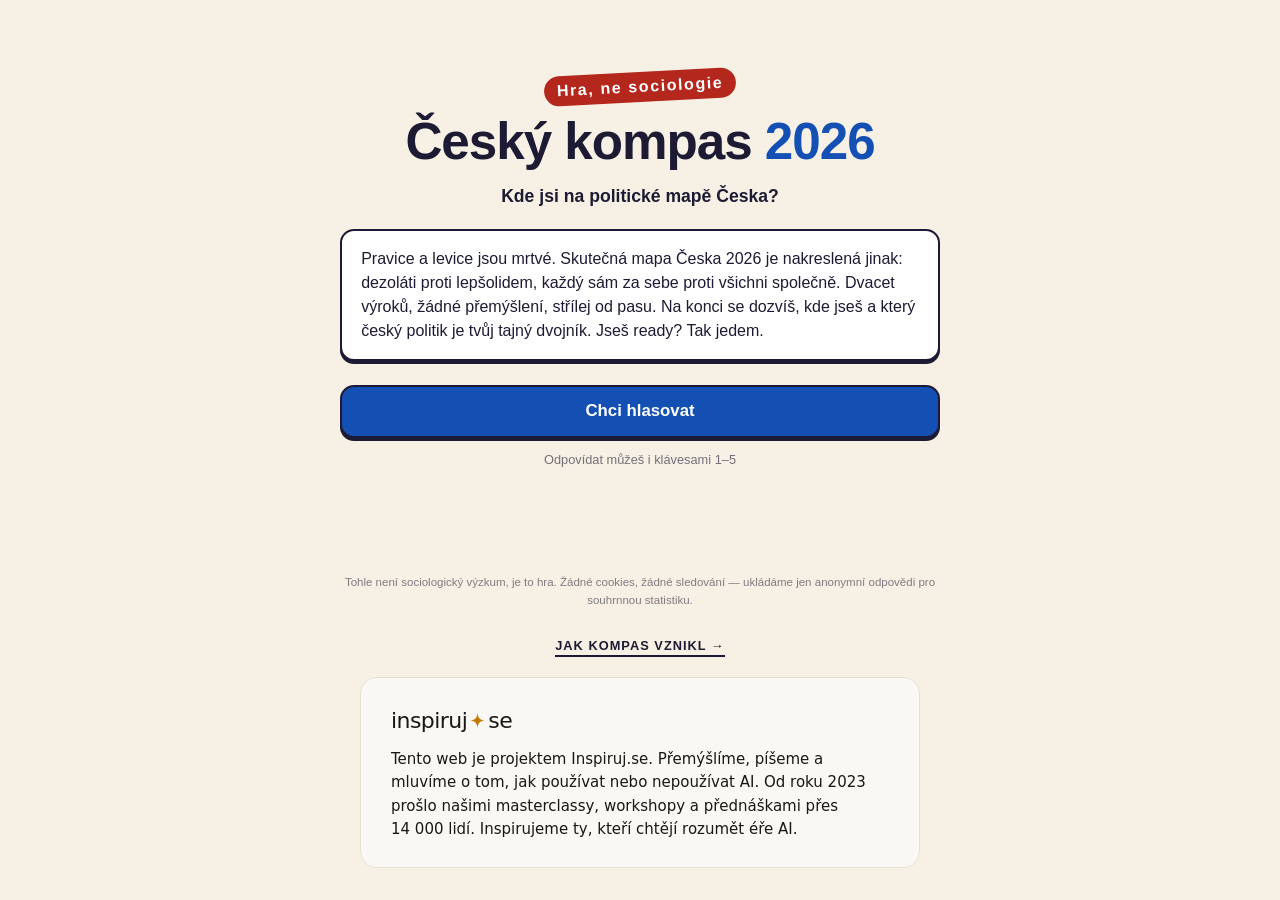
<file: index.html>
<!DOCTYPE html>
<html lang="cs">
<head>
  <meta charset="UTF-8">
  <meta name="viewport" content="width=device-width, initial-scale=1.0">
  <meta name="description" content="Kde jsi na politické mapě Česka? Dvacet výroků a tvůj tajný politický dvojník. Zjisti to za tři minuty.">
  <title>Český kompas 2026</title>
  <link rel="stylesheet" href="style.css">
</head>
<body>

<main>

  <!-- ÚVOD -->
  <section id="screen-intro" class="screen">
    <div class="intro-badge">Hra, ne sociologie</div>
    <h1>Český kompas <span class="year">2026</span></h1>
    <p class="subtitle">Kde jsi na politické mapě Česka?</p>
    <p class="intro-text">Pravice a levice jsou mrtvé. Skutečná mapa Česka 2026 je nakreslená jinak: dezoláti proti lepšolidem, každý sám za sebe proti všichni společně. Dvacet výroků, žádné přemýšlení, střílej od pasu. Na konci se dozvíš, kde jseš a který český politik je tvůj tajný dvojník. Jseš ready? Tak jedem.</p>
    <button id="btn-start" class="btn btn-primary">Chci hlasovat</button>
    <p class="hint">Odpovídat můžeš i klávesami 1–5</p>
  </section>

  <!-- OTÁZKY -->
  <section id="screen-question" class="screen" hidden>
    <div class="q-header">
      <button id="btn-back" class="btn-back" aria-label="Zpět na předchozí otázku">←</button>
      <div class="progress" role="progressbar" aria-valuemin="1" aria-valuemax="20" aria-valuenow="1" aria-label="Průběh testu">
        <div class="progress-fill" id="progress-fill"></div>
      </div>
      <div class="progress-label" id="progress-label">1/20</div>
    </div>
    <div class="q-card" id="q-card">
      <p class="q-text" id="q-text"></p>
      <div class="answers" id="answers"></div>
    </div>
  </section>

  <!-- ROZSTŘELY (dvě bonusové otázky) -->
  <section id="screen-shootout" class="screen" hidden>
    <div class="q-header">
      <button id="btn-back-shootout" class="btn-back" aria-label="Zpět na předchozí otázku">←</button>
      <div class="shootout-badge">⚡ Bonusový rozstřel</div>
    </div>
    <div class="q-card shootout-card" id="shootout-card">
      <p class="q-text" id="shootout-text"></p>
      <div class="answers" id="shootout-options"></div>
    </div>
  </section>

  <!-- VÝSLEDEK -->
  <section id="screen-result" class="screen" hidden>
    <p class="res-label">Tvůj výsledek</p>
    <h2 id="res-quadrant"></h2>
    <p class="res-desc" id="res-quadrant-desc"></p>

    <div class="map-wrap">
      <span class="map-axis map-axis-top">Já</span>
      <div class="map-row">
        <span class="map-axis map-axis-left">Dezoláti</span>
        <div class="map" id="res-map" aria-hidden="true">
          <div class="map-q map-q-tl"><span>Pragmatická konzerva</span></div>
          <div class="map-q map-q-tr"><span>Sluníčkový byznysmen</span></div>
          <div class="map-q map-q-bl"><span>Socan vlastenec</span></div>
          <div class="map-q map-q-br"><span>Rovnostář z kavárny</span></div>
          <div class="map-grid-h"></div>
          <div class="map-grid-v"></div>
          <div class="map-point" id="map-point"></div>
        </div>
        <span class="map-axis map-axis-right">Lepšolidi</span>
      </div>
      <span class="map-axis map-axis-bottom">My</span>
    </div>

    <div class="twin-block">
      <p class="res-label">Tvůj politický dvojník</p>
      <div class="twin">
        <div class="twin-circle" id="twin-circle"></div>
        <div class="twin-info">
          <div class="twin-name"><span id="twin-name"></span> <span class="twin-match" id="twin-match"></span></div>
          <div class="twin-desc" id="twin-desc"></div>
        </div>
      </div>
      <p class="twin-also" id="twin-also"></p>
    </div>

    <div class="verdicts">
      <div class="threat-block" id="threat-block">
        <span id="threat-icon" class="threat-icon" aria-hidden="true"></span>
        <span id="threat-text"></span>
      </div>
      <div class="threat-block" id="lip-block">
        <span id="lip-icon" class="threat-icon" aria-hidden="true"></span>
        <span id="lip-text"></span>
      </div>
    </div>

    <div class="actions">
      <button id="btn-download" class="btn btn-primary">Stáhnout kartičku</button>
      <button id="btn-copy" class="btn btn-secondary">Zkopírovat odkaz</button>
      <button id="btn-retry" class="btn btn-secondary">Zkusit znovu</button>
      <button id="btn-try" class="btn btn-primary" hidden>Zkus to taky</button>
    </div>

    <!-- Dobrovolný demografický průzkum (jen po vlastním průchodu, ne u sdíleného odkazu) -->
    <div class="demo-block" id="demo-block" hidden>
      <div id="demo-inner">
        <p class="demo-title">Pomůžeš se statistikou? Čtyři rychlé otázky, žádné osobní údaje.</p>
        <div id="demo-questions"></div>
        <div class="demo-actions">
          <button id="btn-demo-send" class="btn btn-primary">Odeslat</button>
          <button id="btn-demo-skip" class="btn btn-secondary">Přeskočit</button>
        </div>
      </div>
      <p class="demo-thanks" id="demo-thanks" hidden>Díky! 🙏</p>
    </div>
  </section>

</main>

<footer class="disclaimer">
  Tohle není sociologický výzkum, je to hra. Žádné cookies, žádné sledování — ukládáme jen anonymní odpovědi pro souhrnnou statistiku.
</footer>

<div class="made-link">
  <a href="jak-vznikl.html">Jak kompas vznikl →</a>
</div>

<div class="inspiruj-badge">
  <!-- ===== Štítek Inspiruj.se — SVĚTLÁ varianta ===== -->
  <a href="https://inspiruj.se" target="_blank" rel="noopener" style="display:block;box-sizing:border-box;max-width:560px;margin:0 auto;padding:26px 30px;background:#FAF8F4;border:1px solid #E8E1D3;border-radius:16px;text-decoration:none;font-family:'Space Grotesk','Segoe UI',system-ui,-apple-system,sans-serif;color:#1A1815;line-height:1.55;">
    <span style="display:inline-flex;align-items:center;font-weight:500;font-size:22px;letter-spacing:-0.025em;color:#1A1815;">inspiruj<svg width="15" height="15" viewBox="0 0 100 100" style="margin:0 3px;flex:none;" aria-hidden="true"><path d="M50 2 C54 34 66 46 98 50 C66 54 54 66 50 98 C46 66 34 54 2 50 C34 46 46 34 50 2 Z" fill="#C67700"/></svg>se</span>
    <span style="display:block;margin-top:10px;font-size:15px;color:#1A1815;">Tento web je projektem Inspiruj.se. Přemýšlíme, píšeme a mluvíme o&nbsp;tom, jak používat nebo nepoužívat AI. Od roku 2023 prošlo našimi masterclassy, workshopy a&nbsp;přednáškami přes 14&nbsp;000 lidí. Inspirujeme ty, kteří chtějí rozumět éře AI.</span>
  </a>
  <!-- ===== konec štítku ===== -->
</div>

<script src="data.js"></script>
<script src="scoring.js"></script>
<script src="app.js"></script>
</body>
</html>
</file>
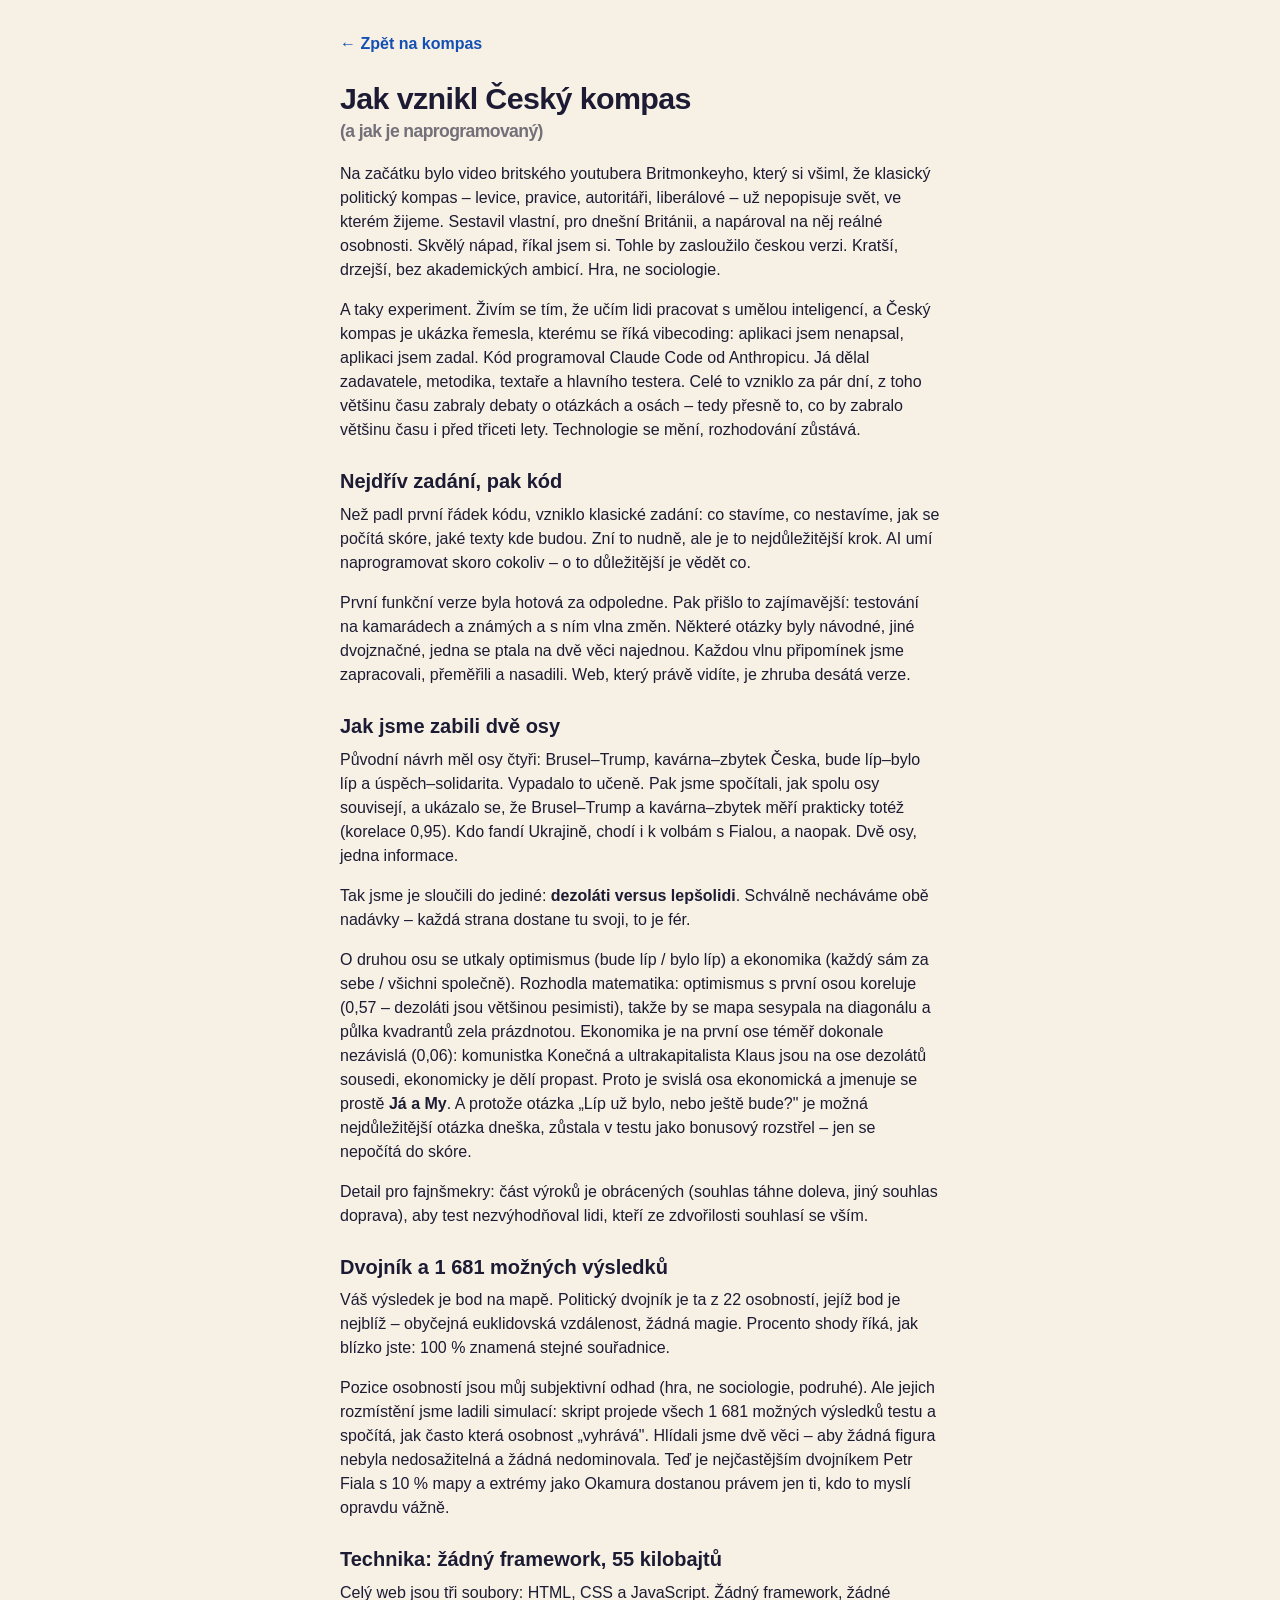
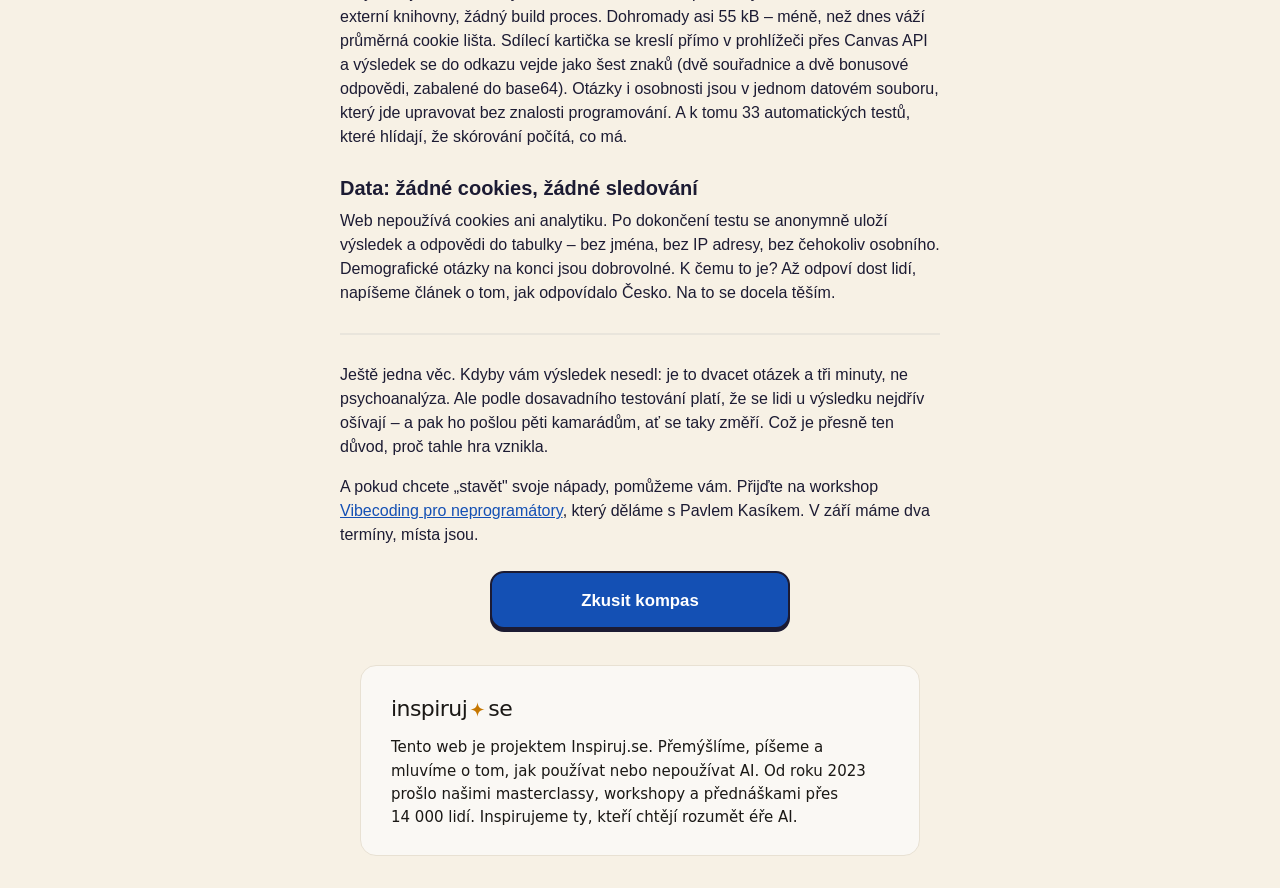
<file: jak-vznikl.html>
<!DOCTYPE html>
<html lang="cs">
<head>
  <meta charset="UTF-8">
  <meta name="viewport" content="width=device-width, initial-scale=1.0">
  <meta name="description" content="Jak vznikl Český kompas: od zadání přes zabité osy a simulace až po 55 kilobajtů kódu bez frameworku.">
  <title>Jak vznikl Český kompas</title>
  <link rel="stylesheet" href="style.css">
</head>
<body>

<main class="article">
  <a class="back-link" href="index.html">← Zpět na kompas</a>

  <h1>Jak vznikl Český kompas <span class="article-sub">(a jak je naprogramovaný)</span></h1>

  <p>Na začátku bylo video britského youtubera Britmonkeyho, který si všiml, že klasický politický kompas – levice, pravice, autoritáři, liberálové – už nepopisuje svět, ve kterém žijeme. Sestavil vlastní, pro dnešní Británii, a napároval na něj reálné osobnosti. Skvělý nápad, říkal jsem si. Tohle by zasloužilo českou verzi. Kratší, drzejší, bez akademických ambicí. Hra, ne sociologie.</p>

  <p>A taky experiment. Živím se tím, že učím lidi pracovat s umělou inteligencí, a Český kompas je ukázka řemesla, kterému se říká vibecoding: aplikaci jsem nenapsal, aplikaci jsem zadal. Kód programoval Claude Code od Anthropicu. Já dělal zadavatele, metodika, textaře a hlavního testera. Celé to vzniklo za pár dní, z toho většinu času zabraly debaty o otázkách a osách – tedy přesně to, co by zabralo většinu času i před třiceti lety. Technologie se mění, rozhodování zůstává.</p>

  <h2>Nejdřív zadání, pak kód</h2>

  <p>Než padl první řádek kódu, vzniklo klasické zadání: co stavíme, co nestavíme, jak se počítá skóre, jaké texty kde budou. Zní to nudně, ale je to nejdůležitější krok. AI umí naprogramovat skoro cokoliv – o to důležitější je vědět co.</p>

  <p>První funkční verze byla hotová za odpoledne. Pak přišlo to zajímavější: testování na kamarádech a známých a s ním vlna změn. Některé otázky byly návodné, jiné dvojznačné, jedna se ptala na dvě věci najednou. Každou vlnu připomínek jsme zapracovali, přeměřili a nasadili. Web, který právě vidíte, je zhruba desátá verze.</p>

  <h2>Jak jsme zabili dvě osy</h2>

  <p>Původní návrh měl osy čtyři: Brusel–Trump, kavárna–zbytek Česka, bude líp–bylo líp a úspěch–solidarita. Vypadalo to učeně. Pak jsme spočítali, jak spolu osy souvisejí, a ukázalo se, že Brusel–Trump a kavárna–zbytek měří prakticky totéž (korelace 0,95). Kdo fandí Ukrajině, chodí i k volbám s Fialou, a naopak. Dvě osy, jedna informace.</p>

  <p>Tak jsme je sloučili do jediné: <strong>dezoláti versus lepšolidi</strong>. Schválně necháváme obě nadávky – každá strana dostane tu svoji, to je fér.</p>

  <p>O druhou osu se utkaly optimismus (bude líp / bylo líp) a ekonomika (každý sám za sebe / všichni společně). Rozhodla matematika: optimismus s první osou koreluje (0,57 – dezoláti jsou většinou pesimisti), takže by se mapa sesypala na diagonálu a půlka kvadrantů zela prázdnotou. Ekonomika je na první ose téměř dokonale nezávislá (0,06): komunistka Konečná a ultrakapitalista Klaus jsou na ose dezolátů sousedi, ekonomicky je dělí propast. Proto je svislá osa ekonomická a jmenuje se prostě <strong>Já a My</strong>. A protože otázka „Líp už bylo, nebo ještě bude?" je možná nejdůležitější otázka dneška, zůstala v testu jako bonusový rozstřel – jen se nepočítá do skóre.</p>

  <p>Detail pro fajnšmekry: část výroků je obrácených (souhlas táhne doleva, jiný souhlas doprava), aby test nezvýhodňoval lidi, kteří ze zdvořilosti souhlasí se vším.</p>

  <h2>Dvojník a 1 681 možných výsledků</h2>

  <p>Váš výsledek je bod na mapě. Politický dvojník je ta z 22 osobností, jejíž bod je nejblíž – obyčejná euklidovská vzdálenost, žádná magie. Procento shody říká, jak blízko jste: 100 % znamená stejné souřadnice.</p>

  <p>Pozice osobností jsou můj subjektivní odhad (hra, ne sociologie, podruhé). Ale jejich rozmístění jsme ladili simulací: skript projede všech 1 681 možných výsledků testu a spočítá, jak často která osobnost „vyhrává". Hlídali jsme dvě věci – aby žádná figura nebyla nedosažitelná a žádná nedominovala. Teď je nejčastějším dvojníkem Petr Fiala s 10 % mapy a extrémy jako Okamura dostanou právem jen ti, kdo to myslí opravdu vážně.</p>

  <h2>Technika: žádný framework, 55 kilobajtů</h2>

  <p>Celý web jsou tři soubory: HTML, CSS a JavaScript. Žádný framework, žádné externí knihovny, žádný build proces. Dohromady asi 55 kB – méně, než dnes váží průměrná cookie lišta. Sdílecí kartička se kreslí přímo v prohlížeči přes Canvas API a výsledek se do odkazu vejde jako šest znaků (dvě souřadnice a dvě bonusové odpovědi, zabalené do base64). Otázky i osobnosti jsou v jednom datovém souboru, který jde upravovat bez znalosti programování. A k tomu 33 automatických testů, které hlídají, že skórování počítá, co má.</p>

  <h2>Data: žádné cookies, žádné sledování</h2>

  <p>Web nepoužívá cookies ani analytiku. Po dokončení testu se anonymně uloží výsledek a odpovědi do tabulky – bez jména, bez IP adresy, bez čehokoliv osobního. Demografické otázky na konci jsou dobrovolné. K čemu to je? Až odpoví dost lidí, napíšeme článek o tom, jak odpovídalo Česko. Na to se docela těším.</p>

  <hr class="article-hr">

  <p>Ještě jedna věc. Kdyby vám výsledek nesedl: je to dvacet otázek a tři minuty, ne psychoanalýza. Ale podle dosavadního testování platí, že se lidi u výsledku nejdřív ošívají – a pak ho pošlou pěti kamarádům, ať se taky změří. Což je přesně ten důvod, proč tahle hra vznikla.</p>

  <p>A pokud chcete „stavět" svoje nápady, pomůžeme vám. Přijďte na workshop <a href="https://vibecoding.inspiruj.se" target="_blank" rel="noopener">Vibecoding pro neprogramátory</a>, který děláme s Pavlem Kasíkem. V září máme dva termíny, místa jsou.</p>

  <p><a class="btn btn-primary article-cta" href="index.html">Zkusit kompas</a></p>
</main>

<div class="inspiruj-badge">
  <!-- ===== Štítek Inspiruj.se — SVĚTLÁ varianta ===== -->
  <a href="https://inspiruj.se" target="_blank" rel="noopener" style="display:block;box-sizing:border-box;max-width:560px;margin:0 auto;padding:26px 30px;background:#FAF8F4;border:1px solid #E8E1D3;border-radius:16px;text-decoration:none;font-family:'Space Grotesk','Segoe UI',system-ui,-apple-system,sans-serif;color:#1A1815;line-height:1.55;">
    <span style="display:inline-flex;align-items:center;font-weight:500;font-size:22px;letter-spacing:-0.025em;color:#1A1815;">inspiruj<svg width="15" height="15" viewBox="0 0 100 100" style="margin:0 3px;flex:none;" aria-hidden="true"><path d="M50 2 C54 34 66 46 98 50 C66 54 54 66 50 98 C46 66 34 54 2 50 C34 46 46 34 50 2 Z" fill="#C67700"/></svg>se</span>
    <span style="display:block;margin-top:10px;font-size:15px;color:#1A1815;">Tento web je projektem Inspiruj.se. Přemýšlíme, píšeme a mluvíme o&nbsp;tom, jak používat nebo nepoužívat AI. Od roku 2023 prošlo našimi masterclassy, workshopy a&nbsp;přednáškami přes 14&nbsp;000 lidí. Inspirujeme ty, kteří chtějí rozumět éře AI.</span>
  </a>
  <!-- ===== konec štítku ===== -->
</div>

</body>
</html>
</file>
<file: style.css>
/* ============================================================
   Český kompas 2026 — styly
   Mobil first (390 px), desktop je jen širší varianta.
   Tón: hravý volební plakát, který se nebere vážně.
   ============================================================ */

:root {
  --paper: #f7f1e5;      /* podklad – plakátový krém */
  --ink: #1c1b33;        /* text – skoro černá s nádechem modré */
  --blue: #1450b4;       /* Brusel / EU modrá */
  --red: #b3271d;        /* Trump / červená kšiltovka (ztmavená kvůli kontrastu AA) */
  --blue-light: #dbe7fa;
  --red-light: #f9ddd8;
  --gray-light: #e9e5dc;
  --purple: #7b2d8b;     /* Kavárna */
  --green: #1f7a45;      /* Solidarita/Úspěch akcent */
  --radius: 14px;
  --shadow: 0 3px 0 var(--ink);
  font-size: 16px;
}

* { box-sizing: border-box; margin: 0; padding: 0; }

/* Atribut hidden musí vyhrát i nad display: block/flex u tlačítek a obrazovek */
[hidden] { display: none !important; }

html, body { height: 100%; }

body {
  font-family: -apple-system, BlinkMacSystemFont, "Segoe UI", Roboto, "Helvetica Neue", Arial, sans-serif;
  background: var(--paper);
  color: var(--ink);
  line-height: 1.5;
  display: flex;
  flex-direction: column;
  min-height: 100vh;
}

main {
  flex: 1;
  width: 100%;
  max-width: 640px;
  margin: 0 auto;
  padding: 1.25rem;
}

.screen { animation: fadeIn 0.3s ease; }

@keyframes fadeIn {
  from { opacity: 0; transform: translateY(8px); }
  to   { opacity: 1; transform: none; }
}

/* --- Tlačítka --- */

.btn {
  display: block;
  width: 100%;
  padding: 0.9rem 1.2rem;
  font-size: 1.05rem;
  font-weight: 700;
  font-family: inherit;
  border: 2px solid var(--ink);
  border-radius: var(--radius);
  cursor: pointer;
  box-shadow: var(--shadow);
  transition: transform 0.08s ease, box-shadow 0.08s ease;
}

.btn:active { transform: translateY(3px); box-shadow: none; }

.btn-primary { background: var(--blue); color: #fff; }
.btn-secondary { background: #fff; color: var(--ink); }

/* --- Intro --- */

#screen-intro { text-align: center; padding-top: 2rem; }

.intro-badge {
  display: inline-block;
  background: var(--red);
  color: #fff;
  font-weight: 800;
  padding: 0.2rem 0.8rem;
  border-radius: 999px;
  transform: rotate(-3deg);
  margin-bottom: 0.75rem;
  letter-spacing: 0.1em;
}

h1 {
  font-size: 2.4rem;
  line-height: 1.1;
  font-weight: 900;
  letter-spacing: -0.02em;
}

h1 .year { color: var(--blue); }

.subtitle {
  font-size: 1.1rem;
  font-weight: 600;
  margin: 0.75rem 0 1.25rem;
}

.intro-text {
  text-align: left;
  background: #fff;
  border: 2px solid var(--ink);
  border-radius: var(--radius);
  padding: 1rem 1.2rem;
  margin-bottom: 1.5rem;
  box-shadow: var(--shadow);
}

.hint { font-size: 0.8rem; opacity: 0.6; margin-top: 0.75rem; }

/* --- Otázky --- */

.q-header {
  display: flex;
  align-items: center;
  gap: 0.75rem;
  margin-bottom: 1.5rem;
}

.btn-back {
  flex: none;
  width: 2.4rem;
  height: 2.4rem;
  font-size: 1.2rem;
  font-weight: 700;
  background: #fff;
  color: var(--ink);
  border: 2px solid var(--ink);
  border-radius: 50%;
  cursor: pointer;
}

.progress {
  flex: 1;
  height: 0.75rem;
  background: var(--gray-light);
  border: 2px solid var(--ink);
  border-radius: 999px;
  overflow: hidden;
}

.progress-fill {
  height: 100%;
  width: 0;
  background: var(--blue);
  transition: width 0.25s ease;
}

.progress-label { font-weight: 700; font-variant-numeric: tabular-nums; }

.q-card { animation: slideIn 0.25s ease; }

@keyframes slideIn {
  from { opacity: 0; transform: translateX(24px); }
  to   { opacity: 1; transform: none; }
}

.q-text {
  font-size: 1.45rem;
  font-weight: 800;
  line-height: 1.3;
  min-height: 5.5rem;
  margin-bottom: 1.5rem;
}

.answers { display: flex; flex-direction: column; gap: 0.6rem; }

.answer-btn {
  padding: 0.85rem 1rem;
  font-size: 1rem;
  font-weight: 700;
  font-family: inherit;
  text-align: center;
  border: 2px solid var(--ink);
  border-radius: var(--radius);
  cursor: pointer;
  box-shadow: var(--shadow);
  transition: transform 0.08s ease, box-shadow 0.08s ease;
  background: #fff;
  color: var(--ink);
}

.answer-btn:active { transform: translateY(3px); box-shadow: none; }

/* Barvy podle míry souhlasu */
.answer-btn[data-value="2"]  { background: var(--blue); color: #fff; }
.answer-btn[data-value="1"]  { background: var(--blue-light); }
.answer-btn[data-value="0"]  { background: var(--gray-light); }
.answer-btn[data-value="-1"] { background: var(--red-light); }
.answer-btn[data-value="-2"] { background: var(--red); color: #fff; }

.answer-btn.selected { outline: 3px solid var(--ink); outline-offset: 2px; }

/* --- Rozstřel --- */

.shootout-badge {
  flex: 1;
  text-align: center;
  background: var(--ink);
  color: #ffd23f;
  font-weight: 800;
  padding: 0.4rem 1rem;
  border-radius: 999px;
  letter-spacing: 0.03em;
}

.shootout-card .q-text { min-height: auto; }

.threat-btn {
  display: flex;
  align-items: center;
  gap: 0.75rem;
  font-size: 1.05rem;
}

.threat-btn .icon { font-size: 1.4rem; }

/* --- Výsledek --- */

#screen-result { text-align: center; }

.res-label {
  font-size: 0.8rem;
  font-weight: 700;
  text-transform: uppercase;
  letter-spacing: 0.12em;
  opacity: 0.6;
  margin-bottom: 0.25rem;
}

h2 { font-size: 2rem; font-weight: 900; line-height: 1.15; }

.res-desc { margin: 0.5rem auto 1.5rem; max-width: 34rem; }

/* Mapa */

.map-wrap { margin-bottom: 1.75rem; }

.map-row { display: flex; align-items: center; justify-content: center; gap: 0.5rem; }

.map-axis { font-size: 0.75rem; font-weight: 700; text-transform: uppercase; letter-spacing: 0.08em; opacity: 0.7; }

.map-axis-left, .map-axis-right { writing-mode: vertical-rl; }
.map-axis-left { transform: rotate(180deg); }
.map-axis-top { display: block; margin-bottom: 0.35rem; }
.map-axis-bottom { display: block; margin-top: 0.35rem; }

.map {
  position: relative;
  width: min(80vw, 340px);
  aspect-ratio: 1;
  border: 2px solid var(--ink);
  border-radius: 10px;
  overflow: hidden;
  display: grid;
  grid-template-columns: 1fr 1fr;
  grid-template-rows: 1fr 1fr;
}

.map-q { position: relative; }
.map-q span {
  position: absolute;
  font-size: 0.6rem;
  font-weight: 700;
  text-transform: uppercase;
  letter-spacing: 0.04em;
  opacity: 0.55;
  max-width: 7rem;
}
.map-q-tl { background: #fdeee0; } .map-q-tl span { top: 6px; left: 8px; text-align: left; }
.map-q-tr { background: #e2ecfb; } .map-q-tr span { top: 6px; right: 8px; text-align: right; }
.map-q-bl { background: #f6ddd9; } .map-q-bl span { bottom: 6px; left: 8px; text-align: left; }
.map-q-br { background: #e7e2f5; } .map-q-br span { bottom: 6px; right: 8px; text-align: right; }

.map-grid-h, .map-grid-v { position: absolute; background: rgba(28, 27, 51, 0.35); }
.map-grid-h { left: 0; right: 0; top: 50%; height: 1px; }
.map-grid-v { top: 0; bottom: 0; left: 50%; width: 1px; }

.map-point {
  position: absolute;
  width: 18px;
  height: 18px;
  border-radius: 50%;
  background: var(--ink);
  border: 3px solid #fff;
  box-shadow: 0 1px 4px rgba(0, 0, 0, 0.4);
  transform: translate(-50%, -50%) scale(3);
  opacity: 0;
  left: 50%;
  top: 50%;
  transition: left 0.9s cubic-bezier(0.22, 1, 0.36, 1),
              top 0.9s cubic-bezier(0.22, 1, 0.36, 1),
              transform 0.9s cubic-bezier(0.22, 1, 0.36, 1),
              opacity 0.4s ease;
}

.map-point.landed { transform: translate(-50%, -50%) scale(1); opacity: 1; }

/* Dvojník */

.twin-block { margin: 1.75rem 0; }

.twin {
  display: flex;
  align-items: center;
  justify-content: center;
  gap: 0.9rem;
  background: #fff;
  border: 2px solid var(--ink);
  border-radius: var(--radius);
  box-shadow: var(--shadow);
  padding: 1rem;
  max-width: 420px;
  margin: 0.5rem auto 0;
  text-align: left;
}

.twin-circle {
  flex: none;
  width: 56px;
  height: 56px;
  border-radius: 50%;
  display: flex;
  align-items: center;
  justify-content: center;
  color: #fff;
  font-weight: 800;
  font-size: 1.2rem;
  border: 2px solid var(--ink);
}

.twin-name { font-size: 1.15rem; font-weight: 800; }
.twin-match { color: var(--blue); }
.twin-desc { font-size: 0.9rem; opacity: 0.75; }
.twin-also { font-size: 0.85rem; opacity: 0.7; margin-top: 0.6rem; }

/* Rozstřely: hrozba + líp už bylo/teprve bude */

.verdicts {
  display: flex;
  flex-wrap: wrap;
  justify-content: center;
  gap: 0.6rem;
  margin-bottom: 1.75rem;
}

.threat-block {
  display: inline-flex;
  align-items: center;
  gap: 0.5rem;
  background: var(--ink);
  color: #fff;
  font-weight: 700;
  padding: 0.5rem 1.1rem;
  border-radius: 999px;
}

.threat-icon { font-size: 1.2rem; }

/* Akce */

.actions { display: flex; flex-direction: column; gap: 0.6rem; max-width: 380px; margin: 0 auto; }

/* --- Demografický průzkum --- */

.demo-block {
  margin: 2rem auto 0;
  max-width: 420px;
  background: #fff;
  border: 2px dashed var(--ink);
  border-radius: var(--radius);
  padding: 1.25rem;
  text-align: left;
}

.demo-title { font-weight: 700; margin-bottom: 1rem; }

.demo-q { margin-bottom: 1rem; }

.demo-label {
  font-size: 0.85rem;
  font-weight: 700;
  text-transform: uppercase;
  letter-spacing: 0.06em;
  opacity: 0.7;
  margin-bottom: 0.4rem;
}

.demo-opts { display: flex; flex-wrap: wrap; gap: 0.4rem; }

.pill {
  padding: 0.4rem 0.85rem;
  font-size: 0.9rem;
  font-weight: 600;
  font-family: inherit;
  background: var(--paper);
  color: var(--ink);
  border: 2px solid var(--ink);
  border-radius: 999px;
  cursor: pointer;
}

.pill.selected { background: var(--blue); color: #fff; }

.demo-actions { display: flex; gap: 0.6rem; margin-top: 1.25rem; }
.demo-actions .btn { width: auto; flex: 1; padding: 0.6rem 1rem; font-size: 0.95rem; }

.demo-thanks { text-align: center; font-weight: 700; font-size: 1.1rem; }

/* --- Patička --- */

.disclaimer {
  text-align: center;
  font-size: 0.72rem;
  opacity: 0.55;
  padding: 1rem 1.5rem 1.5rem;
  max-width: 640px;
  margin: 0 auto;
}

/* --- Odkaz na článek o vzniku (nad štítkem Inspiruj.se) --- */

.made-link { text-align: center; padding-bottom: 1.25rem; }

.made-link a {
  font-size: 0.8rem;
  font-weight: 800;
  letter-spacing: 0.08em;
  text-transform: uppercase;
  color: var(--ink);
  text-decoration: none;
  border-bottom: 2px solid var(--ink);
  padding-bottom: 2px;
}

/* --- Stránka článku --- */

.article { text-align: left; padding-top: 2rem; }

.article h1 { font-size: 1.9rem; line-height: 1.2; margin-bottom: 1.25rem; }

.article .article-sub { display: block; font-size: 1.1rem; font-weight: 700; opacity: 0.6; margin-top: 0.3rem; }

.article h2 { font-size: 1.25rem; margin: 1.75rem 0 0.6rem; }

.article p { margin-bottom: 1rem; }

.article a { color: var(--blue); }

.back-link {
  display: inline-block;
  margin-bottom: 1.5rem;
  font-weight: 700;
  text-decoration: none;
  color: var(--ink);
}

.article-hr { border: none; border-top: 2px solid var(--gray-light); margin: 1.75rem 0; }

.article-cta { max-width: 300px; margin: 1.5rem auto 0; text-align: center; color: #fff !important; text-decoration: none; }

/* --- Štítek Inspiruj.se (vzhled má inline, tady jen odsazení) --- */

.inspiruj-badge { padding: 0 1.25rem 2rem; }

/* --- Desktop --- */

@media (min-width: 700px) {
  main { padding-top: 2.5rem; }

  h1 { font-size: 3.2rem; }

  .answers { flex-direction: row; }
  .answer-btn { flex: 1; padding: 1rem 0.5rem; font-size: 0.9rem; }

  /* Rozstřel zůstává pod sebou (možnosti s ikonami se čtou líp jako seznam) */
  #shootout-options { flex-direction: column; }
  #shootout-options .answer-btn { font-size: 1.05rem; padding: 0.85rem 1rem; }

  .map { width: 420px; }

  .actions { flex-direction: row; max-width: none; justify-content: center; }
  .actions .btn { width: auto; }
}

/* Střídmost: respektuj omezení animací v systému */
@media (prefers-reduced-motion: reduce) {
  *, *::before, *::after { animation: none !important; transition: none !important; }
  .map-point { opacity: 1; transform: translate(-50%, -50%); }
}
</file>
